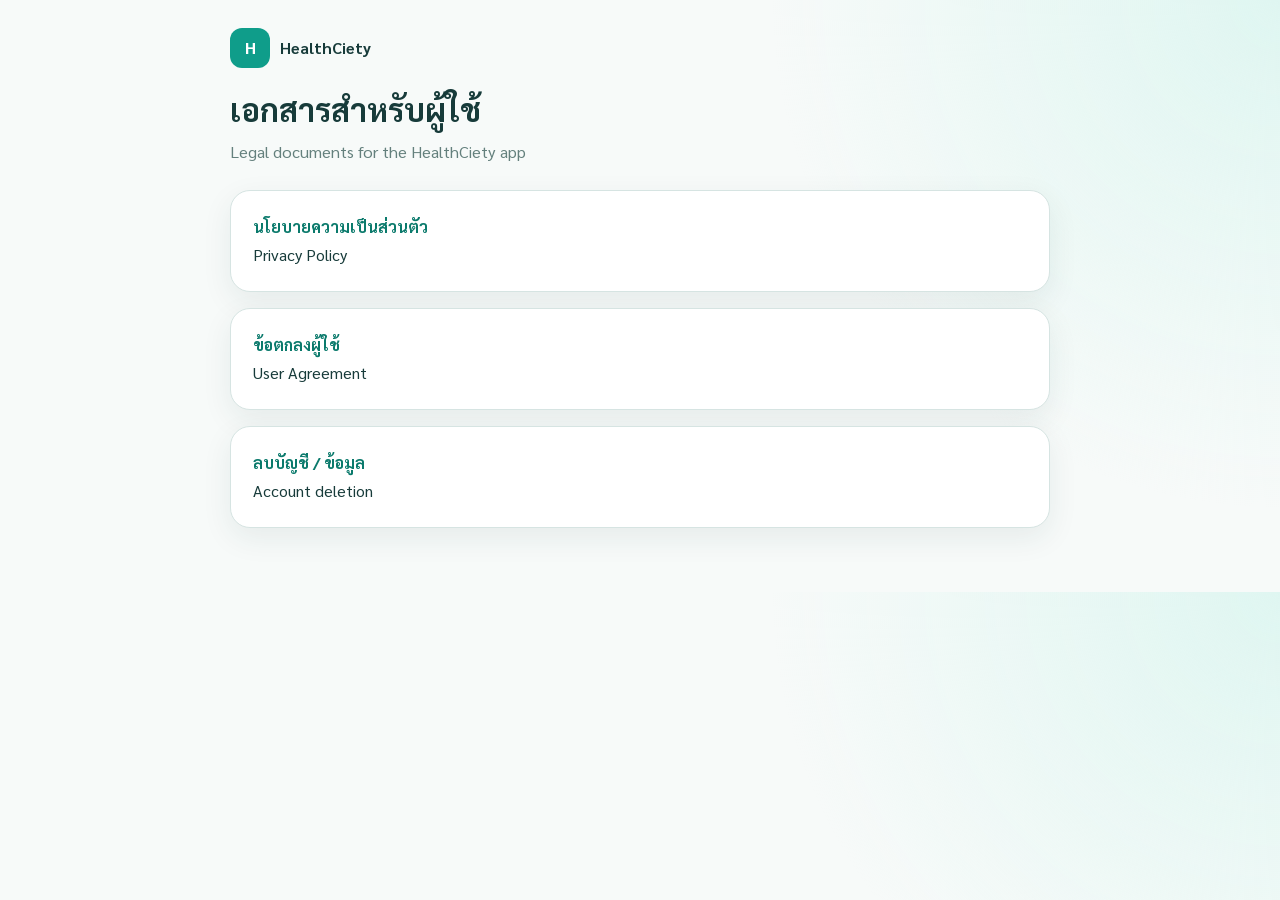
<file: index.html>
<!DOCTYPE html>
<html lang="th">
<head>
  <meta charset="UTF-8">
  <meta name="viewport" content="width=device-width, initial-scale=1">
  <title>HealthCiety Legal</title>
  <link rel="stylesheet" href="styles.css">
  <link rel="preconnect" href="https://fonts.googleapis.com">
  <link rel="stylesheet" href="https://fonts.googleapis.com/css2?family=Sarabun:wght@400;600;700&display=swap">
</head>
<body>
  <div class="wrap">
    <div class="top">
      <a class="brand" href="index.html"><span class="logo">H</span> HealthCiety</a>
    </div>
    <h1>เอกสารสำหรับผู้ใช้</h1>
    <p class="meta">Legal documents for the HealthCiety app</p>
    <div class="cards">
      <a class="choice" href="privacy.html">
        <strong>นโยบายความเป็นส่วนตัว</strong><br>
        Privacy Policy
      </a>
      <a class="choice" href="terms.html">
        <strong>ข้อตกลงผู้ใช้</strong><br>
        User Agreement
      </a>
      <a class="choice" href="account-deletion.html">
        <strong>ลบบัญชี / ข้อมูล</strong><br>
        Account deletion
      </a>
    </div>
  </div>
</body>
</html>
</file>
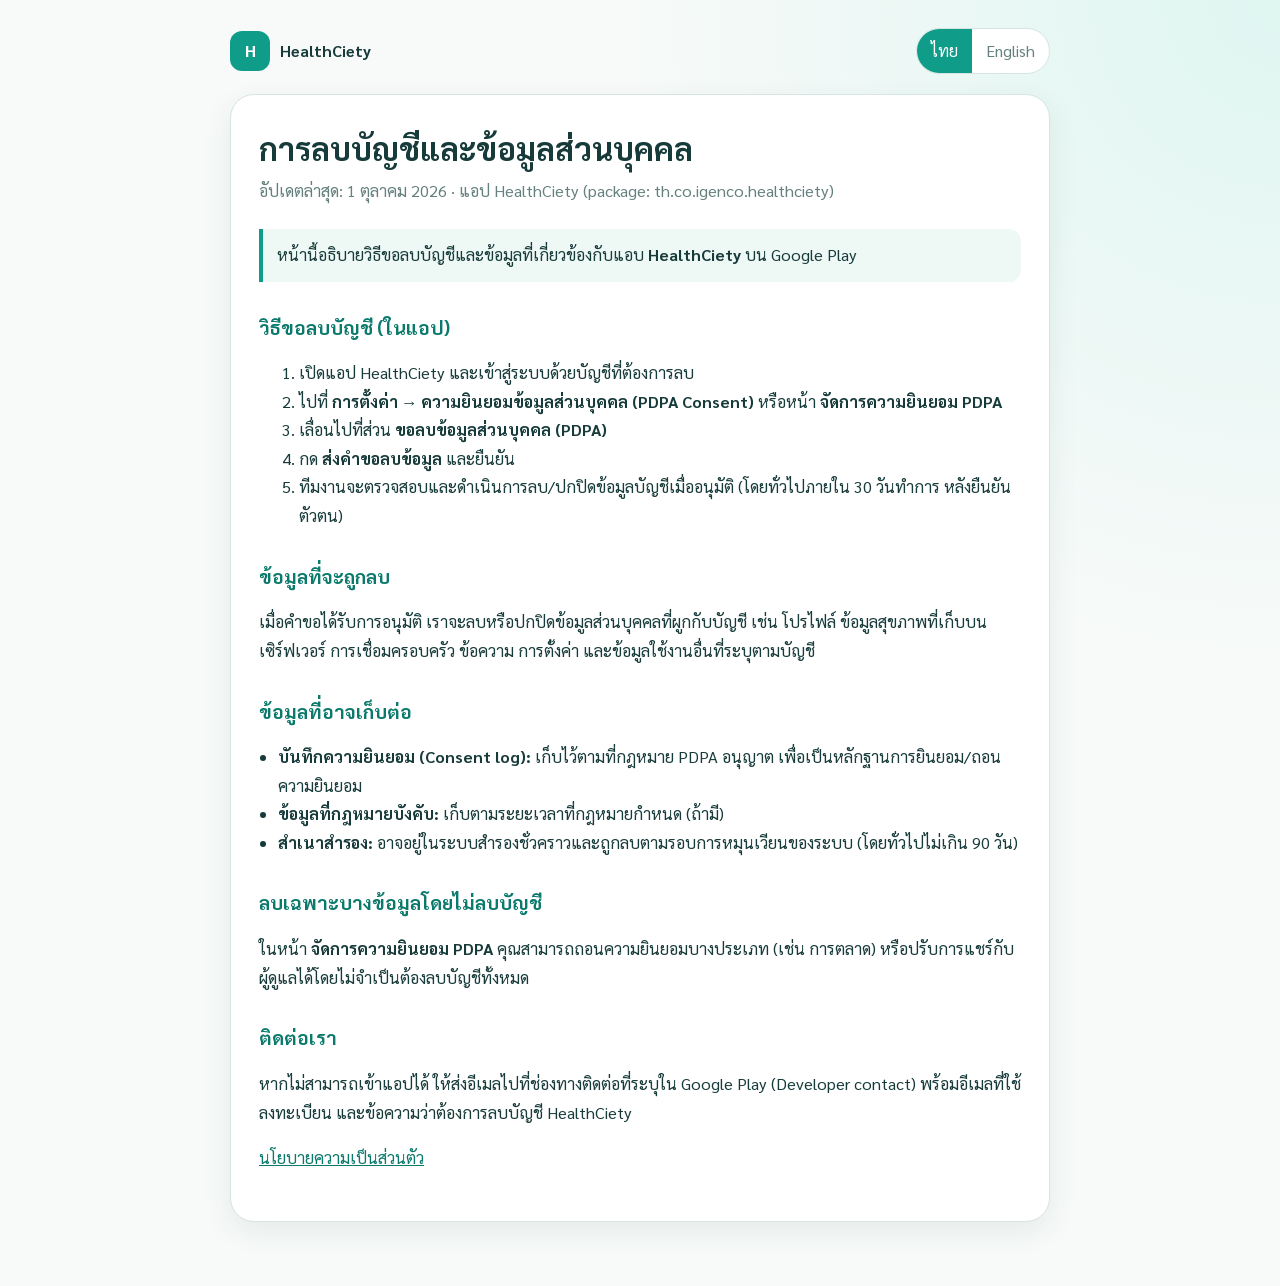
<file: account-deletion.html>
<!DOCTYPE html>
<html lang="th">
<head>
  <meta charset="UTF-8">
  <meta name="viewport" content="width=device-width, initial-scale=1">
  <title>Account deletion | HealthCiety</title>
  <link rel="stylesheet" href="styles.css">
  <link rel="preconnect" href="https://fonts.googleapis.com">
  <link rel="stylesheet" href="https://fonts.googleapis.com/css2?family=Sarabun:wght@400;600;700&display=swap">
</head>
<body>
  <div class="wrap">
    <div class="top">
      <a class="brand" href="index.html"><span class="logo">H</span> HealthCiety</a>
      <div class="lang">
        <button type="button" data-lang="th" class="active">ไทย</button>
        <button type="button" data-lang="en">English</button>
      </div>
    </div>

    <article class="card">
      <section data-i18n="th">
        <h1>การลบบัญชีและข้อมูลส่วนบุคคล</h1>
        <p class="meta">อัปเดตล่าสุด: 1 ตุลาคม 2026 · แอป HealthCiety (package: th.co.igenco.healthciety)</p>

        <p class="note">หน้านี้อธิบายวิธีขอลบบัญชีและข้อมูลที่เกี่ยวข้องกับแอบ <strong>HealthCiety</strong> บน Google Play</p>

        <h2>วิธีขอลบบัญชี (ในแอป)</h2>
        <ol>
          <li>เปิดแอป HealthCiety และเข้าสู่ระบบด้วยบัญชีที่ต้องการลบ</li>
          <li>ไปที่ <strong>การตั้งค่า</strong> → <strong>ความยินยอมข้อมูลส่วนบุคคล (PDPA Consent)</strong> หรือหน้า <strong>จัดการความยินยอม PDPA</strong></li>
          <li>เลื่อนไปที่ส่วน <strong>ขอลบข้อมูลส่วนบุคคล (PDPA)</strong></li>
          <li>กด <strong>ส่งคำขอลบข้อมูล</strong> และยืนยัน</li>
          <li>ทีมงานจะตรวจสอบและดำเนินการลบ/ปกปิดข้อมูลบัญชีเมื่ออนุมัติ (โดยทั่วไปภายใน 30 วันทำการ หลังยืนยันตัวตน)</li>
        </ol>

        <h2>ข้อมูลที่จะถูกลบ</h2>
        <p>เมื่อคำขอได้รับการอนุมัติ เราจะลบหรือปกปิดข้อมูลส่วนบุคคลที่ผูกกับบัญชี เช่น โปรไฟล์ ข้อมูลสุขภาพที่เก็บบนเซิร์ฟเวอร์ การเชื่อมครอบครัว ข้อความ การตั้งค่า และข้อมูลใช้งานอื่นที่ระบุตามบัญชี</p>

        <h2>ข้อมูลที่อาจเก็บต่อ</h2>
        <ul>
          <li><strong>บันทึกความยินยอม (Consent log):</strong> เก็บไว้ตามที่กฎหมาย PDPA อนุญาต เพื่อเป็นหลักฐานการยินยอม/ถอนความยินยอม</li>
          <li><strong>ข้อมูลที่กฎหมายบังคับ:</strong> เก็บตามระยะเวลาที่กฎหมายกำหนด (ถ้ามี)</li>
          <li><strong>สำเนาสำรอง:</strong> อาจอยู่ในระบบสำรองชั่วคราวและถูกลบตามรอบการหมุนเวียนของระบบ (โดยทั่วไปไม่เกิน 90 วัน)</li>
        </ul>

        <h2>ลบเฉพาะบางข้อมูลโดยไม่ลบบัญชี</h2>
        <p>ในหน้า <strong>จัดการความยินยอม PDPA</strong> คุณสามารถถอนความยินยอมบางประเภท (เช่น การตลาด) หรือปรับการแชร์กับผู้ดูแลได้โดยไม่จำเป็นต้องลบบัญชีทั้งหมด</p>

        <h2>ติดต่อเรา</h2>
        <p>หากไม่สามารถเข้าแอปได้ ให้ส่งอีเมลไปที่ช่องทางติดต่อที่ระบุใน Google Play (Developer contact) พร้อมอีเมลที่ใช้ลงทะเบียน และข้อความว่าต้องการลบบัญชี HealthCiety</p>

        <p><a href="privacy.html">นโยบายความเป็นส่วนตัว</a></p>
      </section>

      <section data-i18n="en" class="hidden">
        <h1>Account and data deletion</h1>
        <p class="meta">Last updated: 1 October 2026 · HealthCiety app (package: th.co.igenco.healthciety)</p>

        <p class="note">This page explains how to request deletion of your <strong>HealthCiety</strong> account and related data on Google Play.</p>

        <h2>How to request account deletion (in the app)</h2>
        <ol>
          <li>Open HealthCiety and sign in with the account you want to delete.</li>
          <li>Go to <strong>Settings</strong> → <strong>PDPA consent</strong> / <strong>Manage PDPA consent</strong>.</li>
          <li>Scroll to <strong>Request personal data deletion (PDPA)</strong>.</li>
          <li>Tap <strong>Submit deletion request</strong> and confirm.</li>
          <li>Our team will verify and erase or anonymize your account data after approval (typically within 30 business days after identity confirmation).</li>
        </ol>

        <h2>Data that will be deleted</h2>
        <p>After approval, we delete or anonymize personal data tied to your account, such as profile, server-stored health records, family links, messages, settings, and other account-linked usage data.</p>

        <h2>Data that may be retained</h2>
        <ul>
          <li><strong>Consent logs:</strong> kept where permitted by applicable law (e.g. PDPA) as proof of consent or withdrawal.</li>
          <li><strong>Legal requirements:</strong> data we must retain by law, for the required period.</li>
          <li><strong>Backups:</strong> may exist temporarily in backup systems and are purged on a rolling schedule (generally within 90 days).</li>
        </ul>

        <h2>Delete some data without deleting the account</h2>
        <p>On <strong>Manage PDPA consent</strong>, you can withdraw certain consents (e.g. marketing) or adjust caregiver sharing without deleting the entire account.</p>

        <h2>Contact us</h2>
        <p>If you cannot access the app, email the developer contact address listed on Google Play with the email used to register and state that you want your HealthCiety account deleted.</p>

        <p><a href="privacy.html">Privacy Policy</a></p>
      </section>
    </article>
  </div>
  <script src="lang.js"></script>
</body>
</html>
</file>
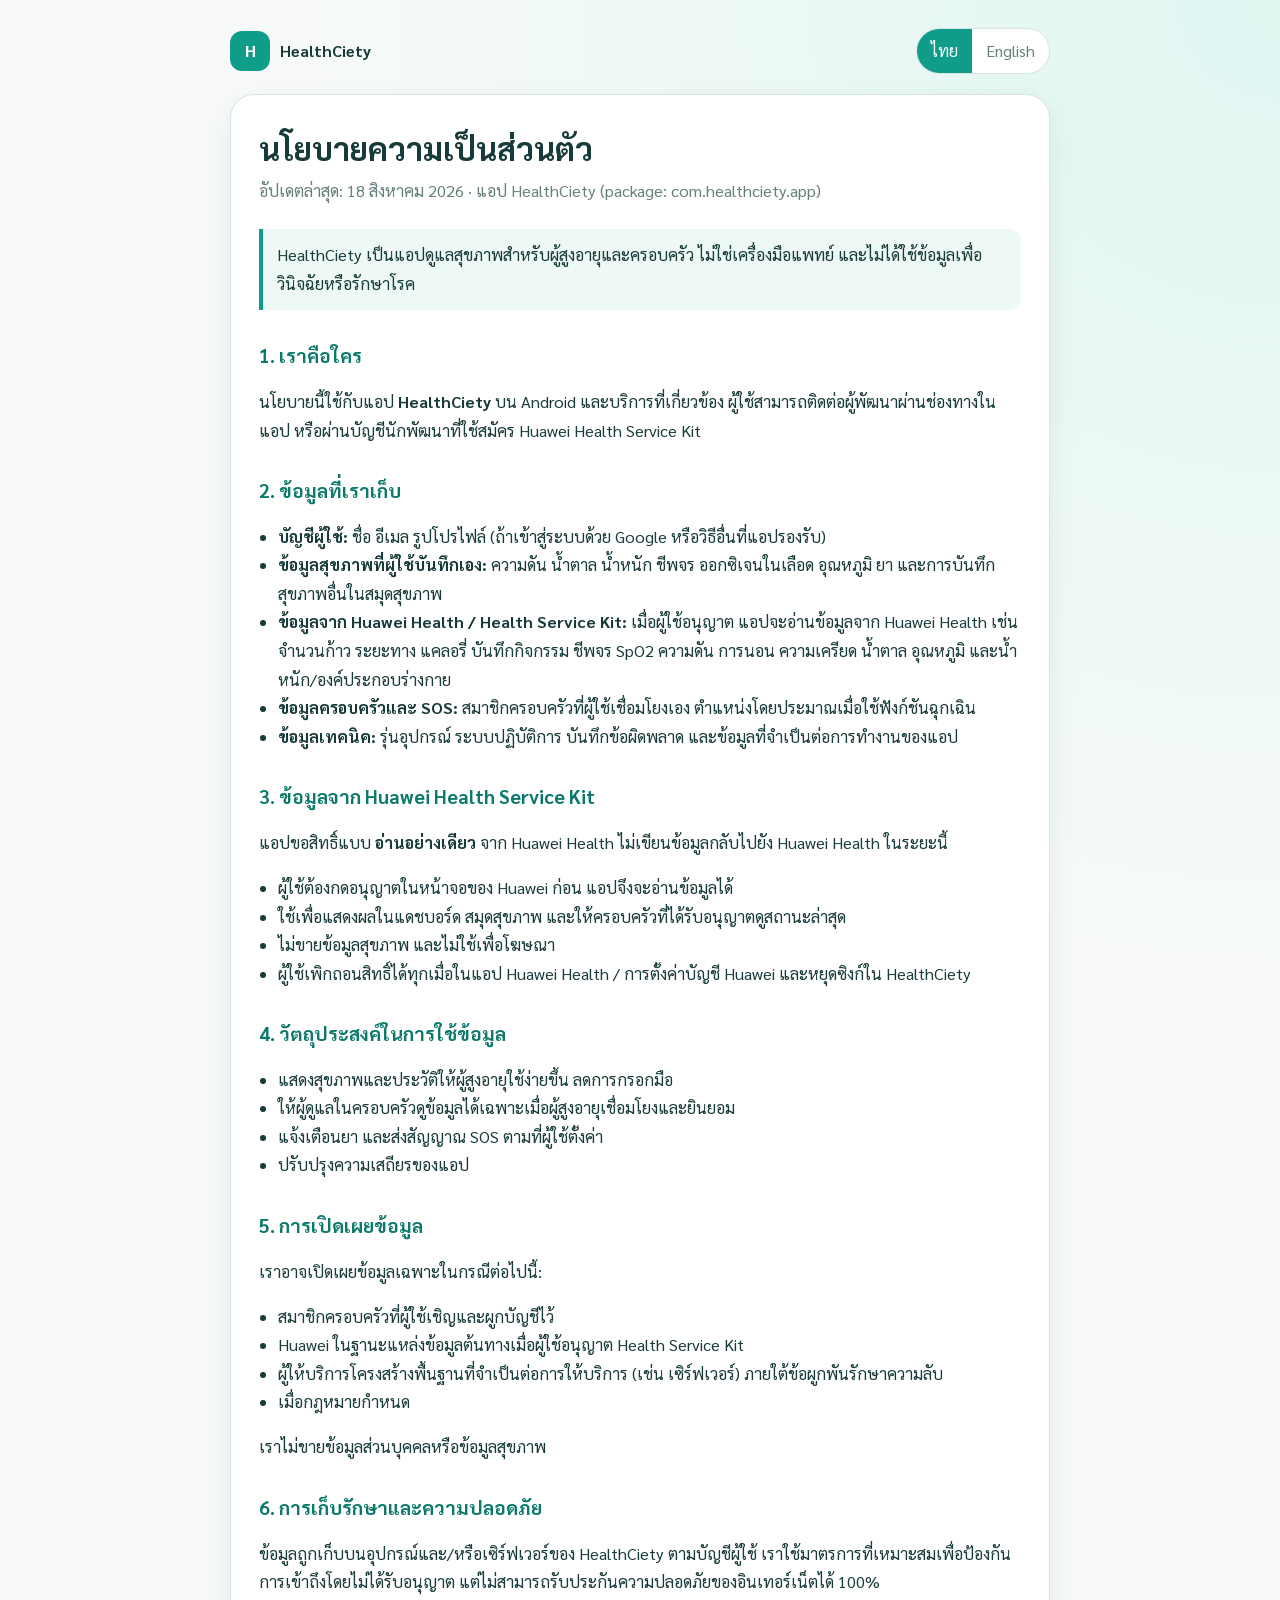
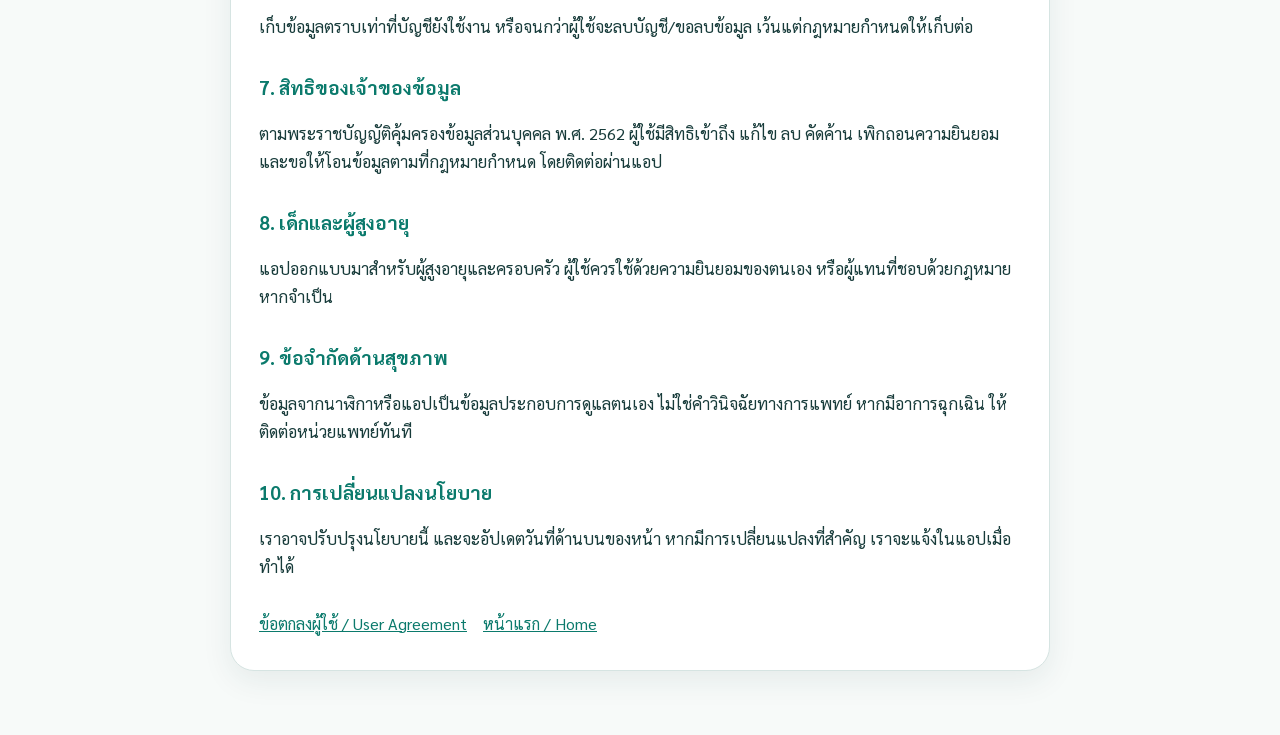
<file: privacy.html>
<!DOCTYPE html>
<html lang="th">
<head>
  <meta charset="UTF-8">
  <meta name="viewport" content="width=device-width, initial-scale=1">
  <title>Privacy Policy | HealthCiety</title>
  <link rel="stylesheet" href="styles.css">
  <link rel="preconnect" href="https://fonts.googleapis.com">
  <link rel="stylesheet" href="https://fonts.googleapis.com/css2?family=Sarabun:wght@400;600;700&display=swap">
</head>
<body>
  <div class="wrap">
    <div class="top">
      <a class="brand" href="index.html"><span class="logo">H</span> HealthCiety</a>
      <div class="lang">
        <button type="button" data-lang="th" class="active">ไทย</button>
        <button type="button" data-lang="en">English</button>
      </div>
    </div>

    <article class="card">
      <section data-i18n="th">
        <h1>นโยบายความเป็นส่วนตัว</h1>
        <p class="meta">อัปเดตล่าสุด: 18 สิงหาคม 2026 · แอป HealthCiety (package: com.healthciety.app)</p>

        <p class="note">HealthCiety เป็นแอปดูแลสุขภาพสำหรับผู้สูงอายุและครอบครัว ไม่ใช่เครื่องมือแพทย์ และไม่ได้ใช้ข้อมูลเพื่อวินิจฉัยหรือรักษาโรค</p>

        <h2>1. เราคือใคร</h2>
        <p>นโยบายนี้ใช้กับแอป <strong>HealthCiety</strong> บน Android และบริการที่เกี่ยวข้อง ผู้ใช้สามารถติดต่อผู้พัฒนาผ่านช่องทางในแอป หรือผ่านบัญชีนักพัฒนาที่ใช้สมัคร Huawei Health Service Kit</p>

        <h2>2. ข้อมูลที่เราเก็บ</h2>
        <ul>
          <li><strong>บัญชีผู้ใช้:</strong> ชื่อ อีเมล รูปโปรไฟล์ (ถ้าเข้าสู่ระบบด้วย Google หรือวิธีอื่นที่แอปรองรับ)</li>
          <li><strong>ข้อมูลสุขภาพที่ผู้ใช้บันทึกเอง:</strong> ความดัน น้ำตาล น้ำหนัก ชีพจร ออกซิเจนในเลือด อุณหภูมิ ยา และการบันทึกสุขภาพอื่นในสมุดสุขภาพ</li>
          <li><strong>ข้อมูลจาก Huawei Health / Health Service Kit:</strong> เมื่อผู้ใช้อนุญาต แอปจะอ่านข้อมูลจาก Huawei Health เช่น จำนวนก้าว ระยะทาง แคลอรี่ บันทึกกิจกรรม ชีพจร SpO2 ความดัน การนอน ความเครียด น้ำตาล อุณหภูมิ และน้ำหนัก/องค์ประกอบร่างกาย</li>
          <li><strong>ข้อมูลครอบครัวและ SOS:</strong> สมาชิกครอบครัวที่ผู้ใช้เชื่อมโยงเอง ตำแหน่งโดยประมาณเมื่อใช้ฟังก์ชันฉุกเฉิน</li>
          <li><strong>ข้อมูลเทคนิค:</strong> รุ่นอุปกรณ์ ระบบปฏิบัติการ บันทึกข้อผิดพลาด และข้อมูลที่จำเป็นต่อการทำงานของแอป</li>
        </ul>

        <h2>3. ข้อมูลจาก Huawei Health Service Kit</h2>
        <p>แอปขอสิทธิ์แบบ <strong>อ่านอย่างเดียว</strong> จาก Huawei Health ไม่เขียนข้อมูลกลับไปยัง Huawei Health ในระยะนี้</p>
        <ul>
          <li>ผู้ใช้ต้องกดอนุญาตในหน้าจอของ Huawei ก่อน แอปจึงจะอ่านข้อมูลได้</li>
          <li>ใช้เพื่อแสดงผลในแดชบอร์ด สมุดสุขภาพ และให้ครอบครัวที่ได้รับอนุญาตดูสถานะล่าสุด</li>
          <li>ไม่ขายข้อมูลสุขภาพ และไม่ใช้เพื่อโฆษณา</li>
          <li>ผู้ใช้เพิกถอนสิทธิ์ได้ทุกเมื่อในแอป Huawei Health / การตั้งค่าบัญชี Huawei และหยุดซิงก์ใน HealthCiety</li>
        </ul>

        <h2>4. วัตถุประสงค์ในการใช้ข้อมูล</h2>
        <ul>
          <li>แสดงสุขภาพและประวัติให้ผู้สูงอายุใช้ง่ายขึ้น ลดการกรอกมือ</li>
          <li>ให้ผู้ดูแลในครอบครัวดูข้อมูลได้เฉพาะเมื่อผู้สูงอายุเชื่อมโยงและยินยอม</li>
          <li>แจ้งเตือนยา และส่งสัญญาณ SOS ตามที่ผู้ใช้ตั้งค่า</li>
          <li>ปรับปรุงความเสถียรของแอป</li>
        </ul>

        <h2>5. การเปิดเผยข้อมูล</h2>
        <p>เราอาจเปิดเผยข้อมูลเฉพาะในกรณีต่อไปนี้:</p>
        <ul>
          <li>สมาชิกครอบครัวที่ผู้ใช้เชิญและผูกบัญชีไว้</li>
          <li>Huawei ในฐานะแหล่งข้อมูลต้นทางเมื่อผู้ใช้อนุญาต Health Service Kit</li>
          <li>ผู้ให้บริการโครงสร้างพื้นฐานที่จำเป็นต่อการให้บริการ (เช่น เซิร์ฟเวอร์) ภายใต้ข้อผูกพันรักษาความลับ</li>
          <li>เมื่อกฎหมายกำหนด</li>
        </ul>
        <p>เราไม่ขายข้อมูลส่วนบุคคลหรือข้อมูลสุขภาพ</p>

        <h2>6. การเก็บรักษาและความปลอดภัย</h2>
        <p>ข้อมูลถูกเก็บบนอุปกรณ์และ/หรือเซิร์ฟเวอร์ของ HealthCiety ตามบัญชีผู้ใช้ เราใช้มาตรการที่เหมาะสมเพื่อป้องกันการเข้าถึงโดยไม่ได้รับอนุญาต แต่ไม่สามารถรับประกันความปลอดภัยของอินเทอร์เน็ตได้ 100%</p>
        <p>เก็บข้อมูลตราบเท่าที่บัญชียังใช้งาน หรือจนกว่าผู้ใช้จะลบบัญชี/ขอลบข้อมูล เว้นแต่กฎหมายกำหนดให้เก็บต่อ</p>

        <h2>7. สิทธิของเจ้าของข้อมูล</h2>
        <p>ตามพระราชบัญญัติคุ้มครองข้อมูลส่วนบุคคล พ.ศ. 2562 ผู้ใช้มีสิทธิเข้าถึง แก้ไข ลบ คัดค้าน เพิกถอนความยินยอม และขอให้โอนข้อมูลตามที่กฎหมายกำหนด โดยติดต่อผ่านแอป</p>

        <h2>8. เด็กและผู้สูงอายุ</h2>
        <p>แอปออกแบบมาสำหรับผู้สูงอายุและครอบครัว ผู้ใช้ควรใช้ด้วยความยินยอมของตนเอง หรือผู้แทนที่ชอบด้วยกฎหมายหากจำเป็น</p>

        <h2>9. ข้อจำกัดด้านสุขภาพ</h2>
        <p>ข้อมูลจากนาฬิกาหรือแอปเป็นข้อมูลประกอบการดูแลตนเอง ไม่ใช่คำวินิจฉัยทางการแพทย์ หากมีอาการฉุกเฉิน ให้ติดต่อหน่วยแพทย์ทันที</p>

        <h2>10. การเปลี่ยนแปลงนโยบาย</h2>
        <p>เราอาจปรับปรุงนโยบายนี้ และจะอัปเดตวันที่ด้านบนของหน้า หากมีการเปลี่ยนแปลงที่สำคัญ เราจะแจ้งในแอปเมื่อทำได้</p>
      </section>

      <section data-i18n="en" class="hidden">
        <h1>Privacy Policy</h1>
        <p class="meta">Last updated: 18 August 2026 · HealthCiety app (package: com.healthciety.app)</p>

        <p class="note">HealthCiety is an elderly-care and family wellness app. It is not a medical device and does not use data to diagnose or treat disease.</p>

        <h2>1. Who we are</h2>
        <p>This policy applies to the <strong>HealthCiety</strong> Android app and related services. Users may contact the developer through in-app support or the Huawei developer account used to apply for Health Service Kit.</p>

        <h2>2. Data we collect</h2>
        <ul>
          <li><strong>Account data:</strong> name, email, profile photo (if signing in with Google or another supported method)</li>
          <li><strong>Health data entered by the user:</strong> blood pressure, blood sugar, weight, heart rate, SpO2, temperature, medicines, and other Health Book records</li>
          <li><strong>Huawei Health / Health Service Kit data:</strong> if the user authorizes it, the app may read steps, distance, calories, activity records, heart rate, SpO2, blood pressure, sleep, stress, blood glucose, body temperature, and weight/body composition</li>
          <li><strong>Family and SOS data:</strong> family members linked by the user, and approximate location when emergency features are used</li>
          <li><strong>Technical data:</strong> device model, OS, crash logs, and data needed to operate the app</li>
        </ul>

        <h2>3. Huawei Health Service Kit</h2>
        <p>In this phase the app requests <strong>read-only</strong> scopes. It does not write data back to Huawei Health.</p>
        <ul>
          <li>The app can read data only after the user consents on Huawei’s authorization screen</li>
          <li>Data is used to display dashboards, Health Book history, and authorized family caregiver views</li>
          <li>We do not sell health data or use it for advertising</li>
          <li>The user may revoke access at any time in Huawei Health / Huawei ID settings and stop syncing in HealthCiety</li>
        </ul>

        <h2>4. Purpose of use</h2>
        <ul>
          <li>Show health summaries so elderly users do not have to enter every reading manually</li>
          <li>Let linked family caregivers view status only with the elderly user’s consent</li>
          <li>Provide medicine reminders and SOS alerts configured by the user</li>
          <li>Improve app stability</li>
        </ul>

        <h2>5. Sharing</h2>
        <p>We may share data only with:</p>
        <ul>
          <li>family members invited and linked by the user</li>
          <li>Huawei as the source platform when Health Service Kit is authorized</li>
          <li>infrastructure providers strictly needed to run the service, under confidentiality obligations</li>
          <li>authorities when required by law</li>
        </ul>
        <p>We do not sell personal or health data.</p>

        <h2>6. Retention and security</h2>
        <p>Data is stored on the device and/or HealthCiety servers associated with the user account. We use reasonable safeguards, but no internet transmission is 100% secure.</p>
        <p>We keep data while the account is active, or until the user deletes the account / requests deletion, unless a longer period is required by law.</p>

        <h2>7. Your rights</h2>
        <p>Under Thailand’s Personal Data Protection Act B.E. 2562, users may access, correct, delete, object to, withdraw consent for, and request portability of their data as provided by law, via the app.</p>

        <h2>8. Children and elderly users</h2>
        <p>The app is designed for seniors and families. It should be used with the user’s own consent, or that of a lawful representative where required.</p>

        <h2>9. Health disclaimer</h2>
        <p>Watch and in-app readings are for personal wellness only and are not a medical diagnosis. In an emergency, contact medical services immediately.</p>

        <h2>10. Changes</h2>
        <p>We may update this policy and will revise the date above. For material changes we will notify users in the app when practicable.</p>
      </section>

      <nav class="links">
        <a href="terms.html">ข้อตกลงผู้ใช้ / User Agreement</a>
        <a href="index.html">หน้าแรก / Home</a>
      </nav>
    </article>
  </div>
  <script src="lang.js"></script>
</body>
</html>
</file>
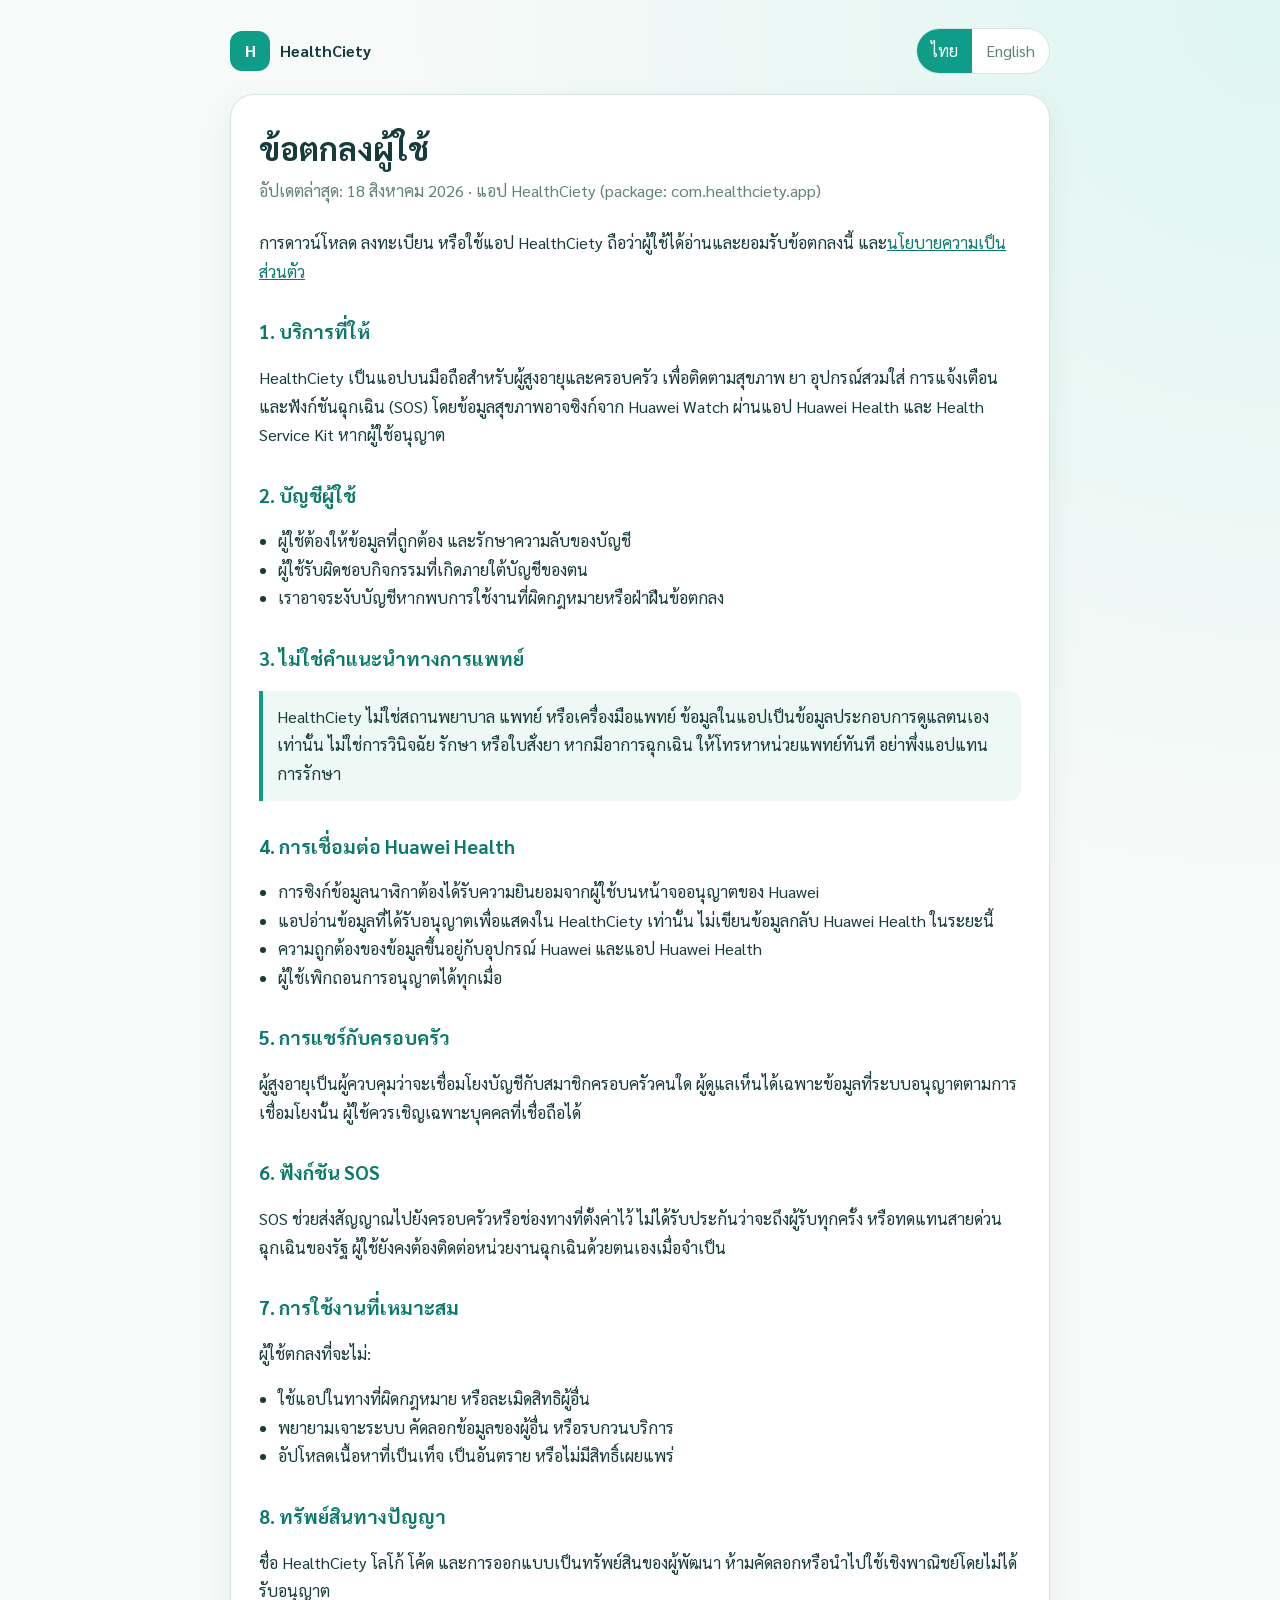
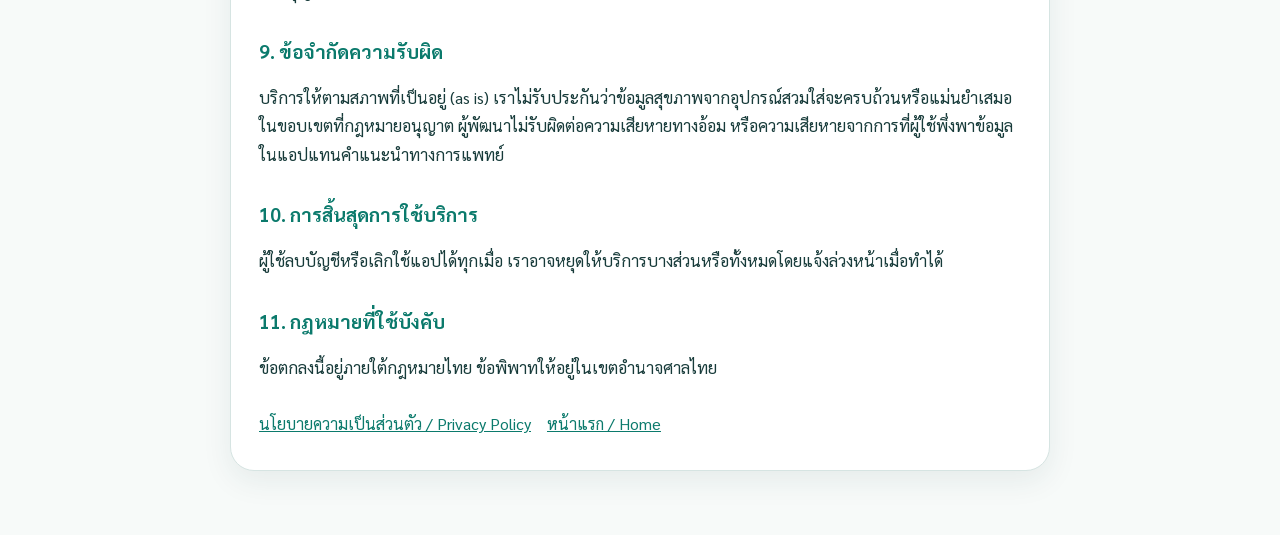
<file: terms.html>
<!DOCTYPE html>
<html lang="th">
<head>
  <meta charset="UTF-8">
  <meta name="viewport" content="width=device-width, initial-scale=1">
  <title>User Agreement | HealthCiety</title>
  <link rel="stylesheet" href="styles.css">
  <link rel="preconnect" href="https://fonts.googleapis.com">
  <link rel="stylesheet" href="https://fonts.googleapis.com/css2?family=Sarabun:wght@400;600;700&display=swap">
</head>
<body>
  <div class="wrap">
    <div class="top">
      <a class="brand" href="index.html"><span class="logo">H</span> HealthCiety</a>
      <div class="lang">
        <button type="button" data-lang="th" class="active">ไทย</button>
        <button type="button" data-lang="en">English</button>
      </div>
    </div>

    <article class="card">
      <section data-i18n="th">
        <h1>ข้อตกลงผู้ใช้</h1>
        <p class="meta">อัปเดตล่าสุด: 18 สิงหาคม 2026 · แอป HealthCiety (package: com.healthciety.app)</p>

        <p>การดาวน์โหลด ลงทะเบียน หรือใช้แอป HealthCiety ถือว่าผู้ใช้ได้อ่านและยอมรับข้อตกลงนี้ และ<a href="privacy.html">นโยบายความเป็นส่วนตัว</a></p>

        <h2>1. บริการที่ให้</h2>
        <p>HealthCiety เป็นแอปบนมือถือสำหรับผู้สูงอายุและครอบครัว เพื่อติดตามสุขภาพ ยา อุปกรณ์สวมใส่ การแจ้งเตือน และฟังก์ชันฉุกเฉิน (SOS) โดยข้อมูลสุขภาพอาจซิงก์จาก Huawei Watch ผ่านแอป Huawei Health และ Health Service Kit หากผู้ใช้อนุญาต</p>

        <h2>2. บัญชีผู้ใช้</h2>
        <ul>
          <li>ผู้ใช้ต้องให้ข้อมูลที่ถูกต้อง และรักษาความลับของบัญชี</li>
          <li>ผู้ใช้รับผิดชอบกิจกรรมที่เกิดภายใต้บัญชีของตน</li>
          <li>เราอาจระงับบัญชีหากพบการใช้งานที่ผิดกฎหมายหรือฝ่าฝืนข้อตกลง</li>
        </ul>

        <h2>3. ไม่ใช่คำแนะนำทางการแพทย์</h2>
        <p class="note">HealthCiety ไม่ใช่สถานพยาบาล แพทย์ หรือเครื่องมือแพทย์ ข้อมูลในแอปเป็นข้อมูลประกอบการดูแลตนเองเท่านั้น ไม่ใช่การวินิจฉัย รักษา หรือใบสั่งยา หากมีอาการฉุกเฉิน ให้โทรหาหน่วยแพทย์ทันที อย่าพึ่งแอปแทนการรักษา</p>

        <h2>4. การเชื่อมต่อ Huawei Health</h2>
        <ul>
          <li>การซิงก์ข้อมูลนาฬิกาต้องได้รับความยินยอมจากผู้ใช้บนหน้าจออนุญาตของ Huawei</li>
          <li>แอปอ่านข้อมูลที่ได้รับอนุญาตเพื่อแสดงใน HealthCiety เท่านั้น ไม่เขียนข้อมูลกลับ Huawei Health ในระยะนี้</li>
          <li>ความถูกต้องของข้อมูลขึ้นอยู่กับอุปกรณ์ Huawei และแอป Huawei Health</li>
          <li>ผู้ใช้เพิกถอนการอนุญาตได้ทุกเมื่อ</li>
        </ul>

        <h2>5. การแชร์กับครอบครัว</h2>
        <p>ผู้สูงอายุเป็นผู้ควบคุมว่าจะเชื่อมโยงบัญชีกับสมาชิกครอบครัวคนใด ผู้ดูแลเห็นได้เฉพาะข้อมูลที่ระบบอนุญาตตามการเชื่อมโยงนั้น ผู้ใช้ควรเชิญเฉพาะบุคคลที่เชื่อถือได้</p>

        <h2>6. ฟังก์ชัน SOS</h2>
        <p>SOS ช่วยส่งสัญญาณไปยังครอบครัวหรือช่องทางที่ตั้งค่าไว้ ไม่ได้รับประกันว่าจะถึงผู้รับทุกครั้ง หรือทดแทนสายด่วนฉุกเฉินของรัฐ ผู้ใช้ยังคงต้องติดต่อหน่วยงานฉุกเฉินด้วยตนเองเมื่อจำเป็น</p>

        <h2>7. การใช้งานที่เหมาะสม</h2>
        <p>ผู้ใช้ตกลงที่จะไม่:</p>
        <ul>
          <li>ใช้แอปในทางที่ผิดกฎหมาย หรือละเมิดสิทธิผู้อื่น</li>
          <li>พยายามเจาะระบบ คัดลอกข้อมูลของผู้อื่น หรือรบกวนบริการ</li>
          <li>อัปโหลดเนื้อหาที่เป็นเท็จ เป็นอันตราย หรือไม่มีสิทธิ์เผยแพร่</li>
        </ul>

        <h2>8. ทรัพย์สินทางปัญญา</h2>
        <p>ชื่อ HealthCiety โลโก้ โค้ด และการออกแบบเป็นทรัพย์สินของผู้พัฒนา ห้ามคัดลอกหรือนำไปใช้เชิงพาณิชย์โดยไม่ได้รับอนุญาต</p>

        <h2>9. ข้อจำกัดความรับผิด</h2>
        <p>บริการให้ตามสภาพที่เป็นอยู่ (as is) เราไม่รับประกันว่าข้อมูลสุขภาพจากอุปกรณ์สวมใส่จะครบถ้วนหรือแม่นยำเสมอ ในขอบเขตที่กฎหมายอนุญาต ผู้พัฒนาไม่รับผิดต่อความเสียหายทางอ้อม หรือความเสียหายจากการที่ผู้ใช้พึ่งพาข้อมูลในแอปแทนคำแนะนำทางการแพทย์</p>

        <h2>10. การสิ้นสุดการใช้บริการ</h2>
        <p>ผู้ใช้ลบบัญชีหรือเลิกใช้แอปได้ทุกเมื่อ เราอาจหยุดให้บริการบางส่วนหรือทั้งหมดโดยแจ้งล่วงหน้าเมื่อทำได้</p>

        <h2>11. กฎหมายที่ใช้บังคับ</h2>
        <p>ข้อตกลงนี้อยู่ภายใต้กฎหมายไทย ข้อพิพาทให้อยู่ในเขตอำนาจศาลไทย</p>
      </section>

      <section data-i18n="en" class="hidden">
        <h1>User Agreement</h1>
        <p class="meta">Last updated: 18 August 2026 · HealthCiety app (package: com.healthciety.app)</p>

        <p>By downloading, registering for, or using HealthCiety, you agree to this agreement and the <a href="privacy.html">Privacy Policy</a>.</p>

        <h2>1. The service</h2>
        <p>HealthCiety is a mobile app for elderly users and families to track health, medicines, wearables, reminders, and SOS alerts. Health metrics may be synced from a Huawei Watch through Huawei Health and Health Service Kit if the user authorizes it.</p>

        <h2>2. Accounts</h2>
        <ul>
          <li>Users must provide accurate information and keep account credentials confidential</li>
          <li>Users are responsible for activity under their account</li>
          <li>We may suspend an account for unlawful use or breach of this agreement</li>
        </ul>

        <h2>3. Not medical advice</h2>
        <p class="note">HealthCiety is not a hospital, doctor, or medical device. In-app information is for personal wellness only and is not a diagnosis, treatment, or prescription. In an emergency, call medical services immediately. Do not rely on the app instead of professional care.</p>

        <h2>4. Huawei Health connection</h2>
        <ul>
          <li>Watch data sync requires the user’s consent on Huawei’s authorization screen</li>
          <li>The app reads authorized data only to display it in HealthCiety. It does not write data back to Huawei Health in this phase</li>
          <li>Accuracy depends on the Huawei device and Huawei Health app</li>
          <li>Authorization may be revoked at any time</li>
        </ul>

        <h2>5. Family sharing</h2>
        <p>The elderly user controls which family accounts are linked. Caregivers see only data allowed by that link. Invite only trusted people.</p>

        <h2>6. SOS</h2>
        <p>SOS helps notify configured family contacts. It does not guarantee delivery and does not replace official emergency numbers. Users must still contact emergency services when needed.</p>

        <h2>7. Acceptable use</h2>
        <p>Users agree not to:</p>
        <ul>
          <li>use the app unlawfully or infringe others’ rights</li>
          <li>attempt to break, scrape, or disrupt the service, or access another user’s data</li>
          <li>upload false, harmful, or unauthorized content</li>
        </ul>

        <h2>8. Intellectual property</h2>
        <p>The HealthCiety name, logo, code, and design belong to the developer. Do not copy or use them commercially without permission.</p>

        <h2>9. Limitation of liability</h2>
        <p>The service is provided as is. We do not warrant that wearable health data is always complete or accurate. To the extent permitted by law, the developer is not liable for indirect damages or for a user relying on the app instead of medical advice.</p>

        <h2>10. Termination</h2>
        <p>Users may delete their account or stop using the app at any time. We may discontinue all or part of the service with notice when practicable.</p>

        <h2>11. Governing law</h2>
        <p>This agreement is governed by the laws of Thailand. Disputes are subject to Thai courts.</p>
      </section>

      <nav class="links">
        <a href="privacy.html">นโยบายความเป็นส่วนตัว / Privacy Policy</a>
        <a href="index.html">หน้าแรก / Home</a>
      </nav>
    </article>
  </div>
  <script src="lang.js"></script>
</body>
</html>
</file>
<file: styles.css>
:root {
  --primary: #0f9d8a;
  --primary-dark: #0b7a6c;
  --primary-soft: #c8ede6;
  --bg: #f7faf9;
  --surface: #ffffff;
  --text: #173b3a;
  --muted: #64807d;
  --line: #d6e4e2;
  --shadow: 0 10px 30px rgba(23, 59, 58, 0.08);
}

* { box-sizing: border-box; }

html { scroll-behavior: smooth; }

body {
  margin: 0;
  font-family: "Sarabun", "Noto Sans Thai", "Segoe UI", sans-serif;
  color: var(--text);
  background:
    radial-gradient(circle at top right, #dff6f1 0, transparent 36%),
    var(--bg);
  line-height: 1.75;
}

.wrap {
  max-width: 860px;
  margin: 0 auto;
  padding: 28px 20px 64px;
}

.top {
  display: flex;
  flex-wrap: wrap;
  gap: 12px;
  align-items: center;
  justify-content: space-between;
  margin-bottom: 20px;
}

.brand {
  display: flex;
  align-items: center;
  gap: 10px;
  color: inherit;
  text-decoration: none;
  font-weight: 700;
}

.logo {
  width: 40px;
  height: 40px;
  border-radius: 12px;
  background: var(--primary);
  color: #fff;
  display: grid;
  place-items: center;
  font-weight: 800;
}

.lang {
  display: flex;
  background: var(--surface);
  border: 1px solid var(--line);
  border-radius: 999px;
  overflow: hidden;
}

.lang button {
  border: 0;
  background: transparent;
  color: var(--muted);
  padding: 8px 14px;
  cursor: pointer;
  font: inherit;
}

.lang button.active {
  background: var(--primary);
  color: #fff;
}

.card {
  background: var(--surface);
  border: 1px solid var(--line);
  border-radius: 24px;
  box-shadow: var(--shadow);
  padding: 32px 28px;
}

h1 {
  margin: 0 0 8px;
  font-size: 2rem;
  line-height: 1.3;
}

.meta {
  color: var(--muted);
  margin: 0 0 24px;
}

h2 {
  margin: 28px 0 10px;
  font-size: 1.2rem;
  color: var(--primary-dark);
}

p, li { font-size: 1.02rem; }

ul { padding-left: 1.2rem; }

.note {
  background: #eef8f5;
  border-left: 4px solid var(--primary);
  padding: 12px 14px;
  border-radius: 0 12px 12px 0;
}

nav.links {
  display: flex;
  gap: 16px;
  flex-wrap: wrap;
  margin-top: 28px;
}

a { color: var(--primary-dark); }

.cards {
  display: grid;
  gap: 16px;
}

.choice {
  display: block;
  background: var(--surface);
  border: 1px solid var(--line);
  border-radius: 20px;
  padding: 22px;
  text-decoration: none;
  color: inherit;
  box-shadow: var(--shadow);
}

.choice strong { color: var(--primary-dark); }

.hidden { display: none; }

@media (max-width: 640px) {
  .card { padding: 22px 18px; }
  h1 { font-size: 1.65rem; }
}
</file>
